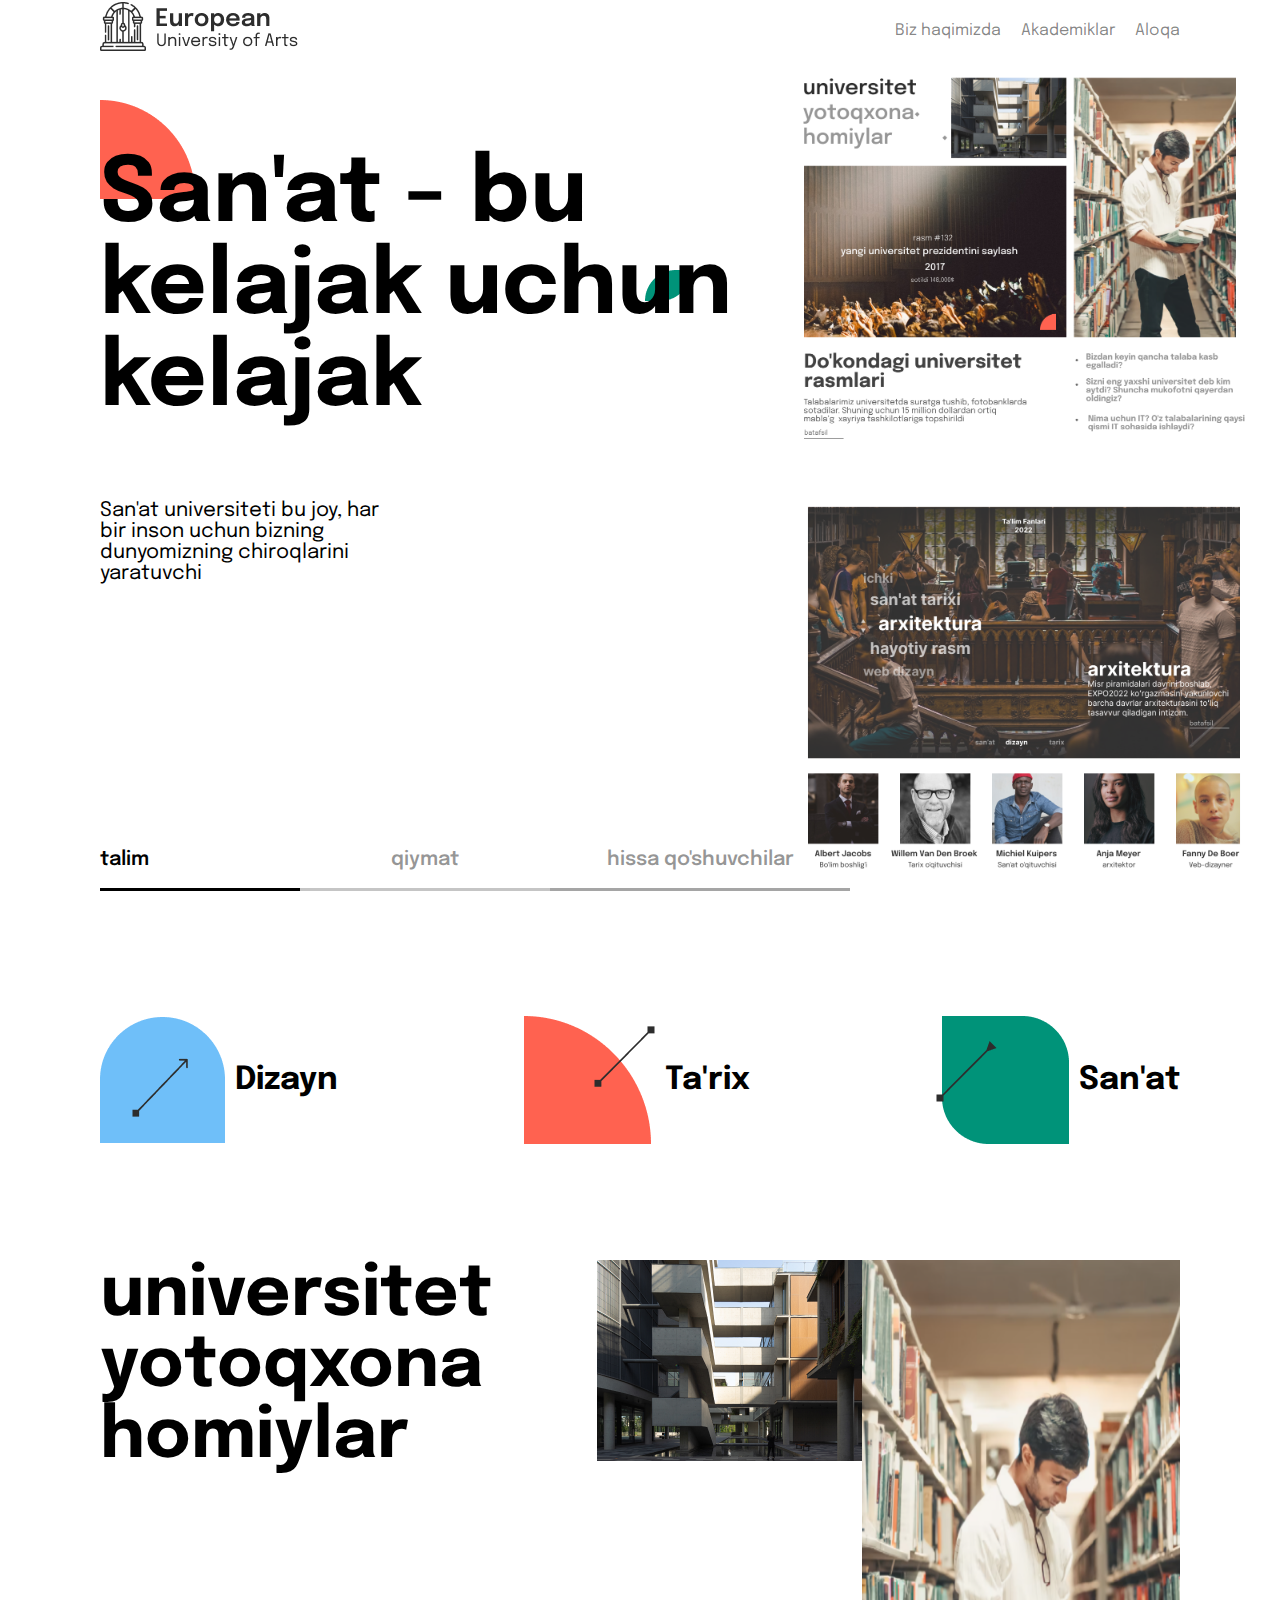
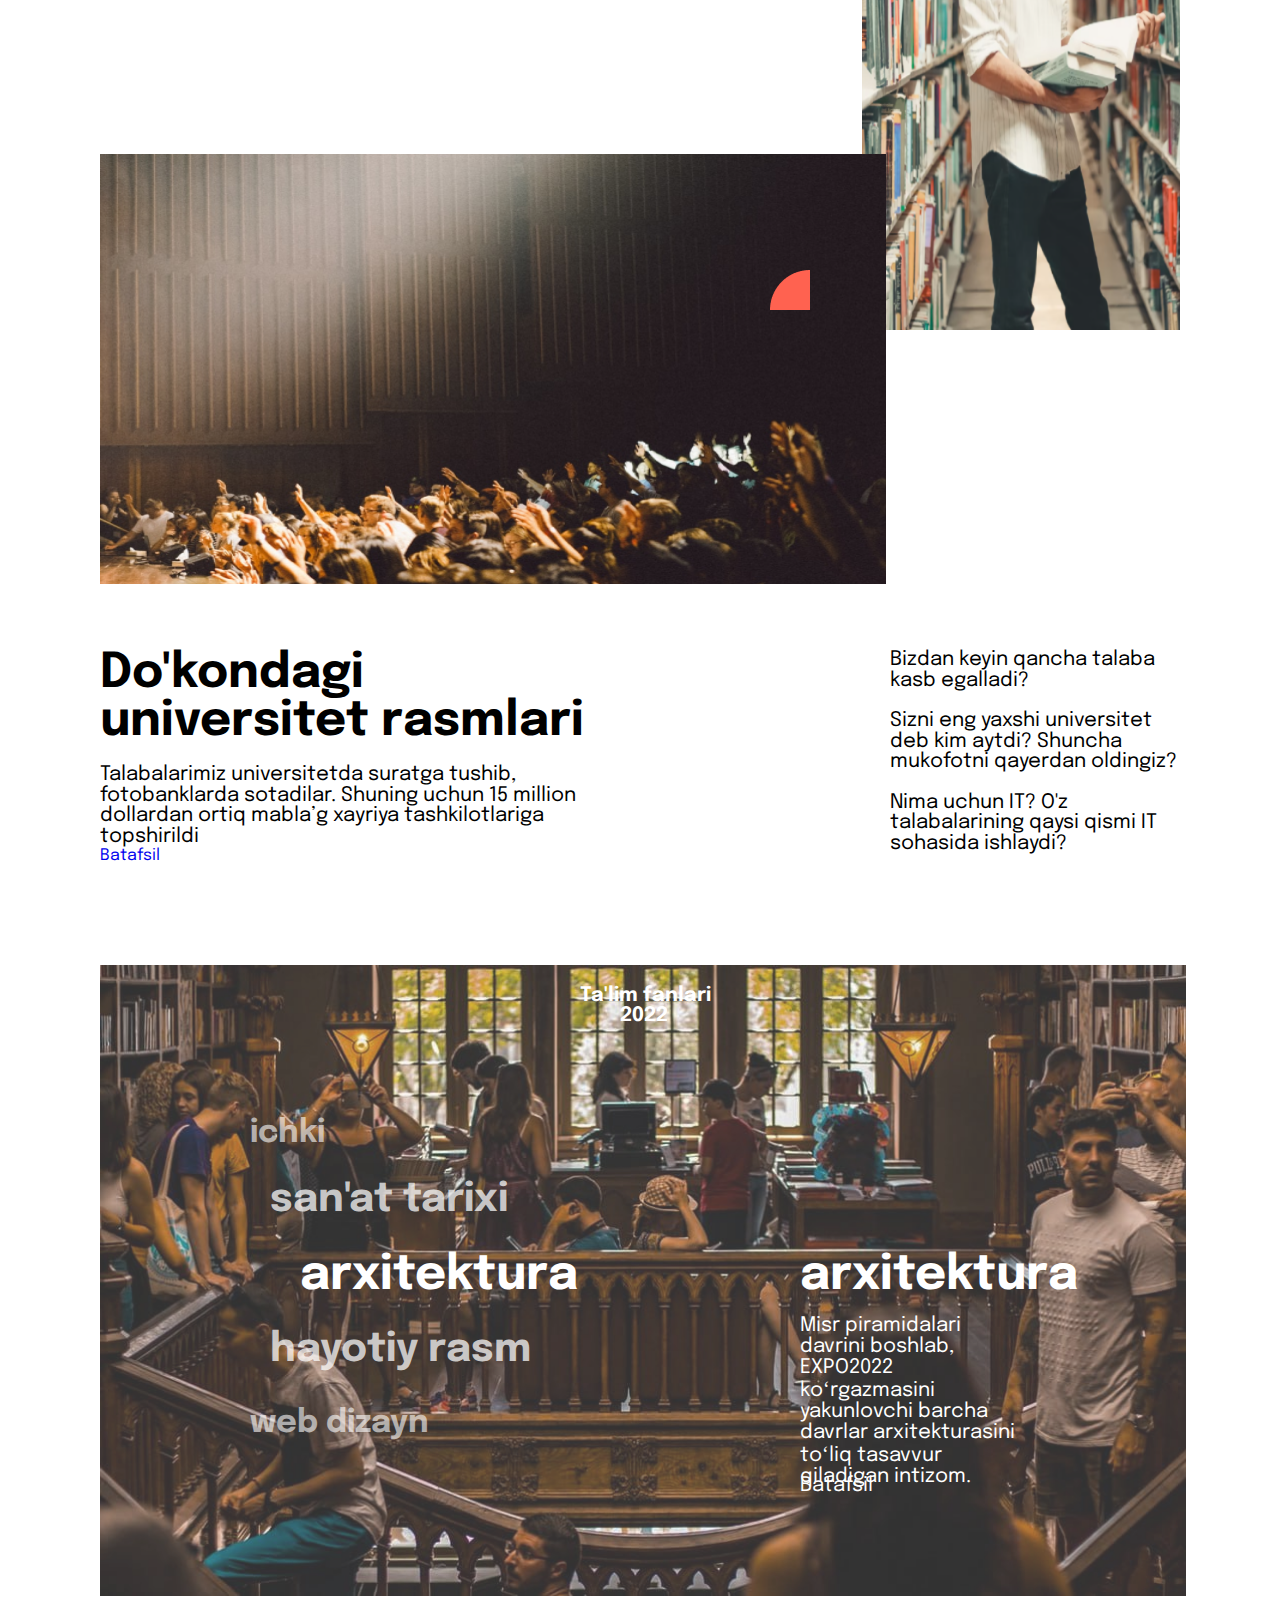
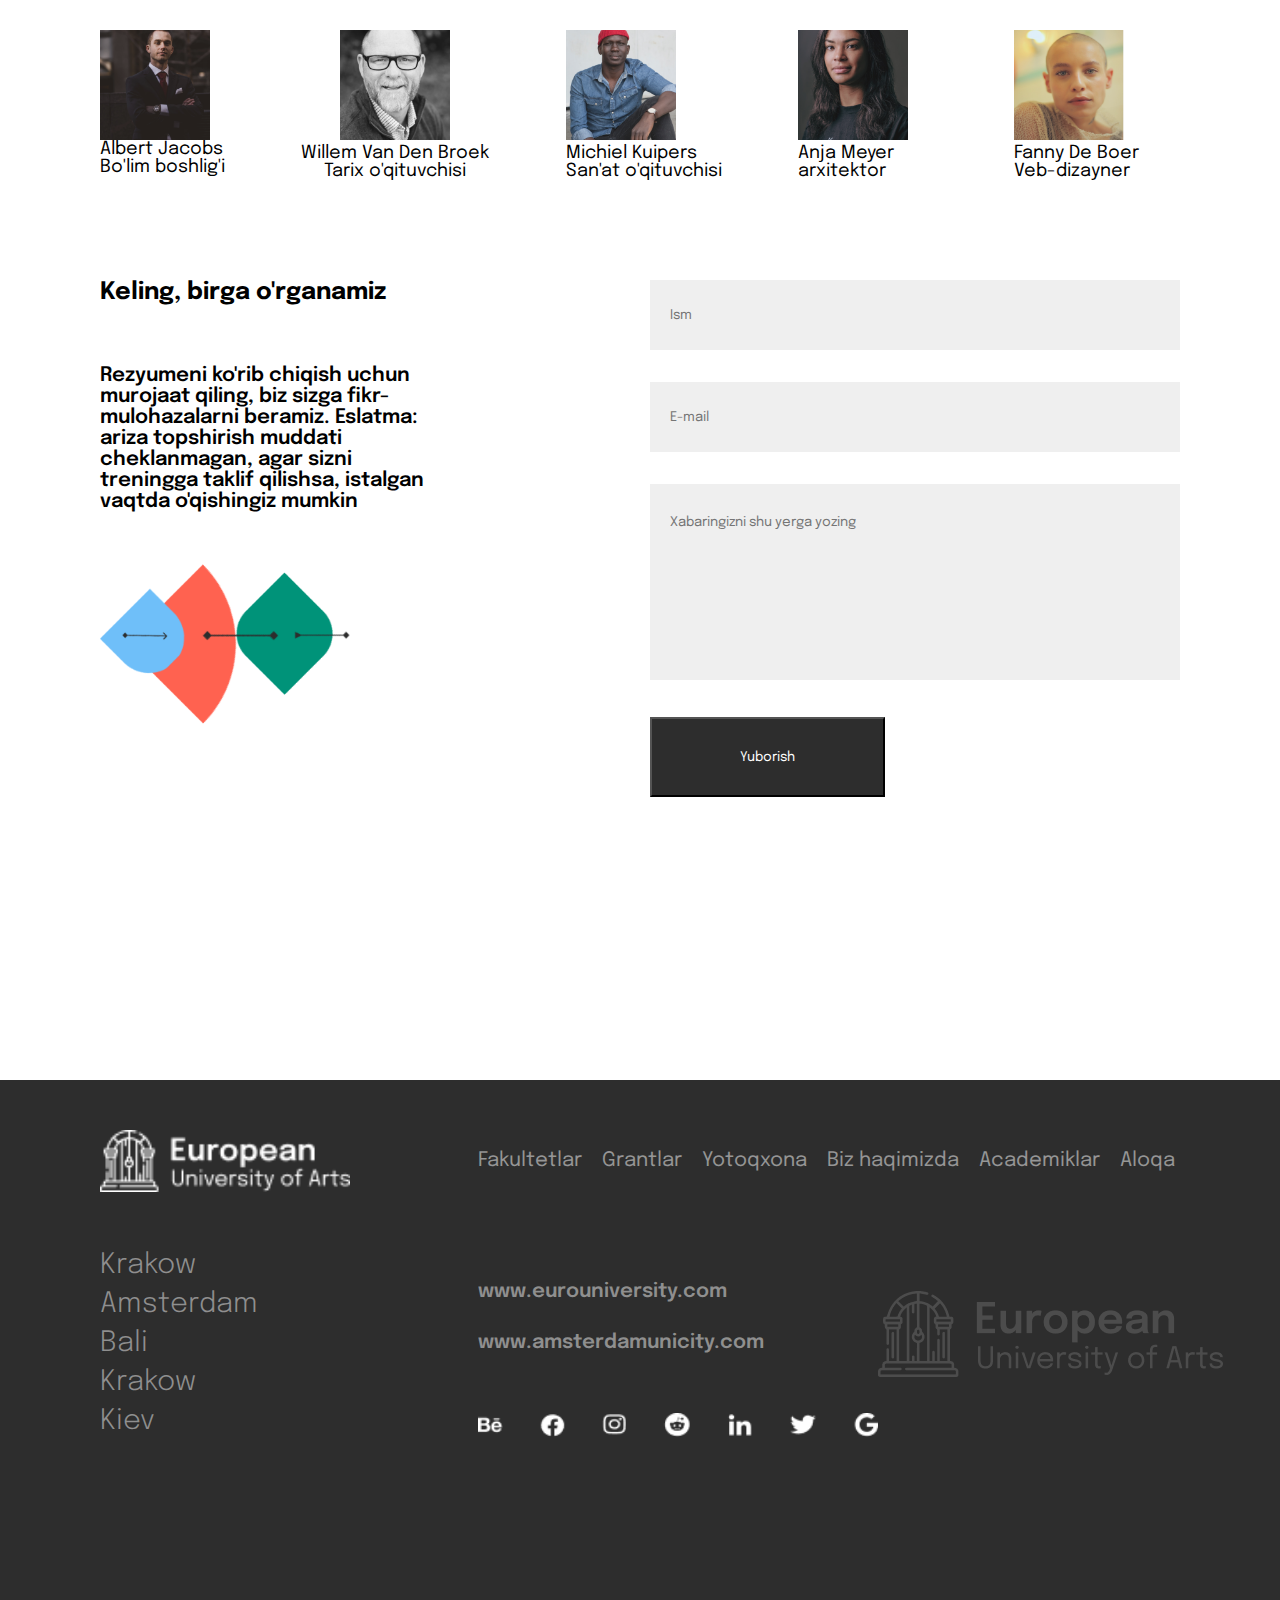
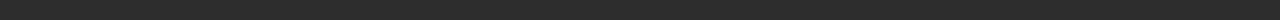
<file: academic.html>
<!DOCTYPE html>
<html lang="en">

<head>
    <meta charset="UTF-8">
    <meta name="viewport" content="width=device-width, initial-scale=1.0">
    <title>Document</title>
    <link rel="stylesheet" href="./hehehehesiuuu.css">
    <link rel="preconnect" href="https://fonts.googleapis.com">
    <link rel="preconnect" href="https://fonts.gstatic.com" crossorigin>
    <link href="https://fonts.googleapis.com/css2?family=Epilogue:ital,wght@0,100..900;1,100..900&display=swap"
        rel="stylesheet">
</head>

<body>
    <nav style="margin-bottom: 50px;">
        <a href="./index.html">
            <img src="./assets/Group 5427.png" alt="">
        </a>
        <ul>
            <li><a href="./about.html">Biz haqimizda</a></li>
            <li><a href="./academic.html">Akademiklar</a></li>
            <li><a href="./contact.html">Aloqa</a></li>
        </ul>
    </nav>
    <div class="academic-page">
        <div class="academic-side1">
            <img src="./assets academic/qizil.png" alt="">
            <img src="./assets academic/yashil.png" alt="">
            <h1>San'at - bu kelajak uchun kelajak </h1>
            <p>San'at universiteti bu joy, har bir inson uchun bizning dunyomizning chiroqlarini yaratuvchi</p>
            <div class="inside">
                <h4>talim</h4>
                <h4>qiymat</h4>
                <h4>hissa qo'shuvchilar</h4>
            </div>
        </div>

        <div class="academic-side2">
        </div>
    </div>
    <div class="academic-page2">
        <div class="dizayn">
            <img src="./assets/dizayn.png" alt="">
            <h1>Dizayn</h1>
        </div>
        <div class="dizayn">
            <img src="./assets/tarix.png" alt="">
            <h1>Ta'rix</h1>
        </div>
        <div class="dizayn">
            <img src="./assets/san'at.png" alt="">
            <h1>San'at</h1>
        </div>
    </div>
    <div class="kitob">
        <div class="universitet">
            <h1>universitet</h1>
            <h1>yotoqxona</h1>
            <h1>homiylar</h1>
        </div>
        <img class="neymar" src="./assets/kvartira.png" alt="" width="288">
        <img class="pepsi" src="./assets/kitob oqetgan odam.png" alt="" width="418">
        <img class="ronaldo" src="./assets/odamlar.png" alt="" width="656">
        <p class="iphone">rasm #132</p>
        <h3 class="saylov">yangi universitet prezidentini saylash 2017</h3>
        <p class="moneyrain">sotildi 148,000$</p>
        <img src="./assets/qizil2.png" alt="" width="40">
    </div>
    <div class="fresh">
        <div class="diktant">
            <h1>Do'kondagi universitet rasmlari</h1>
            <p>Talabalarimiz universitetda suratga tushib, fotobanklarda sotadilar. Shuning uchun 15 million dollardan
                ortiq
                mabla’g xayriya tashkilotlariga topshirildi</p>
            <ul>
                <li><a href="#">Batafsil</a></li>
            </ul>
        </div>
        <div class="nazorat-ishi">
            <ul>
                <li>Bizdan keyin qancha talaba kasb egalladi?</li>
                <li>Sizni eng yaxshi universitet deb kim aytdi? Shuncha mukofotni qayerdan oldingiz?</li>
                <li>Nima uchun IT? O'z talabalarining qaysi qismi IT sohasida ishlaydi?</li>
            </ul>
        </div>
    </div>
    <div class="gentleman">
        <img src="./assets academic/photo_2025-01-07_09-53-14.jpg" alt="">
        <p class="muallim">Ta'lim fanlari</p>
        <p class="old">2022</p>
        <div class="chapqanot">
            <h3 class="ichki">ichki</h3>
            <h2 class="uzb">san'at tarixi</h2>
            <h1>arxitektura</h1>
            <h2 class="hayotiy">hayotiy rasm</h2>
            <h3 class="web">web dizayn</h3>
        </div>
        <div class="ongqanot">
            <h1>arxitektura</h1>
            <p>Misr piramidalari davrini boshlab, EXPO2022 koʻrgazmasini yakunlovchi barcha davrlar arxitekturasini
                toʻliq tasavvur qiladigan intizom.</p>
                <p class="learn">Batafsil</p>
        </div>
        <div class="past">

        </div>
    </div>
    <div class="boboylar">
       <div class="albert">
        <img src="./assets/person1.png" alt="">  <p>Albert Jacobs</p>  <p>Bo'lim boshlig'i</p>
       </div>
        <div class="broke">
            <img src="./assets/person2.png" alt="">  <p>Willem Van Den Broek</p>  <p>Tarix o'qituvchisi</p>
        </div>
        <div class="maykl">
        <img src="./assets/person3'.png" alt="">  <p>Michiel Kuipers</p>  <p>San'at o'qituvchisi</p>
        </div>
        <div class="ajina">
        <img src="./assets/person4.png" alt="">  <p>Anja Meyer</p>  <p>arxitektor</p>
        </div>
        <div class="funny">
        <img src="./assets/person5.png" alt="">  <p>Fanny De Boer</p>  <p>Veb-dizayner</p>
        </div>
    </div>
    <div class="input">
        <div class="text text2" >
            <h2>Keling, birga o'rganamiz</h2>
            <p>Rezyumeni ko'rib chiqish uchun murojaat qiling, biz sizga fikr-mulohazalarni beramiz. Eslatma: ariza
                topshirish muddati cheklanmagan, agar sizni treningga taklif qilishsa, istalgan vaqtda o'qishingiz
                mumkin</p>
            <img style="margin-top: -60px;" src="./assets/Group 5414 (1).png" alt="" width="250">
        </div>
        <div class="inp">
            <input type="text" placeholder="Ism"><br>
            <input type="email" placeholder="E-mail"><br>
            <input id="izoh" type="text" placeholder="Xabaringizni shu yerga yozing"><br>
            <button style="width: 235px; height: 80px; background-color: #2D2D2D; color: #ffffff; margin-top: 20px;">Yuborish</button>
        </div>
    </div>
    <div class="footer">
        <div class="logo">
            <img width="250" src="./assets/Union (1).png" alt="">
            <div style="margin-top: 50px;">
                <h4>Krakow</h4>
                <h4>Amsterdam</h4>
                <h4>Bali</h4>
                <h4>Krakow</h4>
                <h4>Kiev</h4>
            </div>
        </div>
        <div class="text">
            <ul style="display: flex; gap: 20px;">
                <li><a href="#">Fakultetlar</a></li>
                <li><a href="#">Grantlar</a></li>
                <li><a href="#">Yotoqxona</a></li>
                <li><a href="#">Biz haqimizda</a></li>
                <li><a href="#">Academiklar</a></li>
                <li><a href="#">Aloqa</a></li>
            </ul>
            <div style="display: flex; justify-content: space-between; align-items: center;  ">
                <div style="display: flex; flex-direction: column;
          gap: 30px; margin-top: 50px;">
                    <p>www.eurouniversity.com</p>
                    <p>www.amsterdamunicity.com</p>
                    <img style="margin-top: 30px;" width="400" src="./assets/Group 5510.png" alt="">
                </div>
                <img width="350" src="./assets/Union (2).png" alt="">
            </div>
        </div>

    </div>
</body>

</html>
</file>
<file: hehehehesiuuu.css>
* {
    margin: 0;
    padding: 0;
    box-sizing: border-box;
    list-style: none;
    text-decoration: none;
    font-family: Epilogue;
}

nav {
    width: 100%;
    height: 60px;
    display: flex;
    justify-content: space-between;
    align-items: center;
    padding: 10px 100px;
    position: fixed;
    background-color: white;
    z-index: 10;
}

ul {
    display: flex;
    gap: 20px;
}

.home {
    width: 100%;
    height: calc(100vh - 60px);
    display: flex;
    justify-content: space-between;
    padding: 0px 100px;
}

.text {
    width: 50%;
    height: auto;
    display: flex;
    flex-direction: column;
    gap: 60px;
    padding: 100px 0px;
}

.text p {
    font-size: 20px;
    font-weight: 600;
}

.text h1 {
    font-size: 100px;
    font-weight: 700;
}

.text h4 {
    font-size: 20px;
    font-weight: 400;
    width: 417px;
    margin-top: -30px;
}

nav a {
    color: #0000007b;
}

.image {
    width: 50%;
    height: 100%;
    position: relative;
}

.image img:first-child {
    position: absolute;
    top: 110px;
    right: 20px;
}

.image img:nth-child(2) {
    position: absolute;
    top: 100px;
    right: -5px;
}

.image img:last-child {
    position: absolute;
    bottom: -10px;
    left: -10px;
}

.sponsor {
    width: 100%;
    height: 40vh;
    display: flex;
    justify-content: space-between;
    align-items: center;
    gap: 50px;
    padding: 0px 100px;
}

.about {
    width: 100%;
    height: 60vh;
    display: flex;
    justify-content: space-between;
    align-items: center;
    padding: 0px 100px;
}

.about .box {
    width: 25%;
    height: 100%;
    display: flex;
    justify-content: start;
    flex-direction: column;
    align-items: center;
    gap: 30px;
}

.box h3 {
    font-size: 27px;
    font-weight: 600;
}

.box p {
    font-weight: 400;
    text-align: center;
    width: 240px;
}

.art {
    width: 100%;
    height: 160vh;
    padding: 0px 100px;
    display: flex;
    flex-direction: column;
    align-items: center;
}

.art h1 {
    text-align: center;
    padding: 50px 0px;
}

.all {
    width: 100%;
    height: 100%;
    display: flex;
    justify-content: space-between;
    gap: 50px;
    flex-wrap: wrap;
}

.all .box {
    width: 25%;
    height: 30%;
}

.all .box img {
    width: 100%;
}

.all .box p {
    text-align: start;
    font-weight: 600;
    width: 100%;
    padding: 10px 0px;
}

.all .box p {
    font-size: 25px;
}

.footer {
    width: 100%;
    height: 60vh;
    background-color: #2D2D2D;
    color: #ffffff77;
    padding: 50px 100px;
    display: flex;
    flex-wrap: wrap;
    justify-content: space-between;
}
.footer h4{
    font-size: 28px;
    font-weight: 300;
    padding: 5px 0px;
}

.footer ul a{
    color: #ffffff80;
    font-size: 20px;
}
.text{
    width: 65%;
    height: 100%;
    margin-top: -80px;
}
p{
    font-size: 20px;
}
.input{
    width: 100%;
    height: 100vh;
    display: flex;
    margin-left: 0px;
    padding-right: 80px;
}
.text2{
    width: 50%;
    height: 100%;
    margin-top: 00px;
    position: relative;
    margin-left: 100px;
    /* margin-right: 200px; */
}
.input .inp{
    display: flex;
    flex-direction: column;
    margin-top: 85px;
    margin-left: 200px;
}
.input .inp input{
    width: 530px;
    height: 70px;
    border: none;
    background-color: #efefef;
    margin-right: 20px;
    padding: 20px;
    margin-top: 15px;
}
.inp input:last-child{
    width: 530px;
    height: 196px;
}
.inp{
    width: 50%;
    height: 100%;

}
#izoh{
    width: 530px;
    height: 196px;
    padding-bottom: 140px;
}










































.academic-page{
    width: 100%;
    height: 100vh;
    display: flex;
    justify-content: space-between;
}
.academic-side1{
    width: 60%;
    height: 100%;
    padding-left: 100px;
    position: relative;
}
.academic-side1 img:first-child{
    position: absolute;
    top: 100px ;
}
.academic-side1 img:nth-child(2){
    position: absolute;
    top: 100px;
    top: 30%;
    left: 84%;
}
.academic-side1 h1{
    position: absolute;
    top: 150px;
    font-size: 90px;
    font-weight: 700;
}
.academic-side1 p{
    position: absolute;
    top: 500px;
    width: 283px;
    font-size: 20px;
    font-weight: 400;
}
.academic-side2{
    width: 40%;
    height: 100%;
    background-image: url(./assets/academics.png);
    background-size: cover;
    background-position: center;
}
.academic-side1 .inside{
    position: absolute;
    top:90%;
    width: 100%;
    height: 5%;
    display: flex;
    margin-top: 36px;
}
.academic-side1 .inside h4{
    color: black;
    font-size: 20px;
    font-weight: 570;
    line-height: 27px;

}
.inside h4:first-child{
    color: #000;
    border-bottom: 3px solid #000;
    width: 200px;
}
.inside h4:nth-child(2){
    color: #2d2d2d80;
    border-bottom: 3px solid #2d2d2d46;
    width: 250px;
    text-align: center;
}
.inside h4:nth-child(3){
    color: #2d2d2d80;
    border-bottom: 3px solid #2d2d2d6d;
    width: 300px;
    text-align: center;
}
.academic-page2{
    width: 100%;
    height: 40vh;
    display: flex;
    justify-content: space-between;
    align-items: center;
    padding: 0px 100px;
}
.dizayn{
    display: flex;
    gap: 10px;
    align-items: center;
}
.kitob{
    width: 100%;
    height: 110vh;
    position: relative;
    padding: 0px 100px;
}
.kitob .universitet{
    position: absolute;
    left: 100;
    top: 0;
    font-size: 35px;
}
.kitob .neymar{
    position: absolute;
    left: 597px;
    top: 0px;
}
.kitob .pepsi{
    position: absolute;
    right: 0;
    width: 418px;
    padding-right: 100px;
    height: 670px;
}
.kitob .ronaldo{
    position: absolute;
    bottom: 66px;
    left: 100px;
    width: 786px;
    height: 430px;
}
.kitob img:last-child{
    position: absolute;
    right: 470px;
    top: 610px;
}
.kitob .iphone{
    position: absolute;
    left: 430px;
    color: #ffffff;
    top: 400px;
}
.kitob .saylov{
    position: absolute;
    left: 290px;
    top: 430px;
    color: #ffffff;

}
.kitob .moneyrain{
    position: absolute;
    left: 410px;
    top: 460px;
    color: #ffffff;
}
.fresh{
    width: 100%;
    height: 35vh;
    padding: 0px 100px;
    display: flex;
}
.fresh h1{
    font-size: 48px;
    line-height: 47.5px;
}
.fresh .diktant p{
    font-size: 20px;
    margin-top: 20px;
    line-height: 20.5px;
}
.fresh .diktant{
    width: 50%;
    height: 100%;
}
.fresh .nazorat-ishi{
    width: 50%;
    height: 100%;
    display: flex;
    flex-direction: column;
    flex-wrap: wrap;
    gap: 20px;
    padding-left: 250px;
}
.fresh .nazorat-ishi ul{
    display: flex;
    flex-direction: column;
    font-size: 20px;
    line-height: 20.5px;
}
.gentleman{
    padding-left: 100px;
    position: relative;
}
.gentleman .muallim{
    position: absolute;
    top: 20px;
    left: 580px;
    color: #ffffff;
    font-weight: 700;
}
.gentleman img{
    box-shadow: inset 1px 1px 100px 50px #000000;
    opacity: 80%;
    width: 92%;
}
.gentleman .old{
    position: absolute;
    top: 40px;
    left: 620px;
    color: #ffffff;
    font-weight: 700;
}
.gentleman .ichki{
    font-size: 32px;
    position: absolute;
    left: 250px;
    bottom: 450px;
    color: #ffffff99;
}
.gentleman .uzb{
    font-size: 40px;
    position: absolute;
    left: 270px;
    bottom: 380px;
    color: #ffffffbb;
}
.gentleman h1{
    font-size: 48px;
    color: #fff;
    position: absolute;
    bottom: 300px;
    left: 300px;
}
.gentleman .hayotiy{
    font-size: 40px;
    color: #ffffffbb;
    position: absolute;
    bottom: 230px;
    left: 270px;
}
.gentleman .web{
    font-size: 32px;
    position: absolute;
    left: 250px;
    bottom: 160px;
    color: #ffffff99;
}
.ongqanot h1{
    position: absolute;
    font-size: 48px;
    bottom: 300px;
    left: 800px;
}
.ongqanot p{
    position: absolute;
    font-size: 20px;
    top: 100px;
    color: #fff;
    left: 550px;
    padding: 250px;
}
.ongqanot .learn{
    position: absolute;
    font-size: 20px;
    top: 260px;
    color: #fff;

}
.boboylar{
    width: 100%;
    height: 40%;
    padding: 0px 100px;
    display: flex;
    justify-content: space-between;
    margin-top: 30px;
}
.boboylar .albert{
    display: flex;
    flex-direction: column;
}
.boboylar img{
    width: 110px;
    height: 110px;
}
.boboylar .broke{
    text-align: center;
    margin-right: 0px;
}
.boboylar p{
    font-size: 18px;
}
.boboylar .ajina{
    margin-right: 30px;
}
.boboylar .maykl{
    margin-right: 0px;
}
.boboylar .funny{
    margin-right: 41px;
}
nav ul a:hover{
    color: rgba(0, 0, 0, 0.884);
    border-bottom: 2px solid rgba(0, 0, 0, 0.885);
    padding: 3px 0px;
    transition: .2s;
}
</file>
